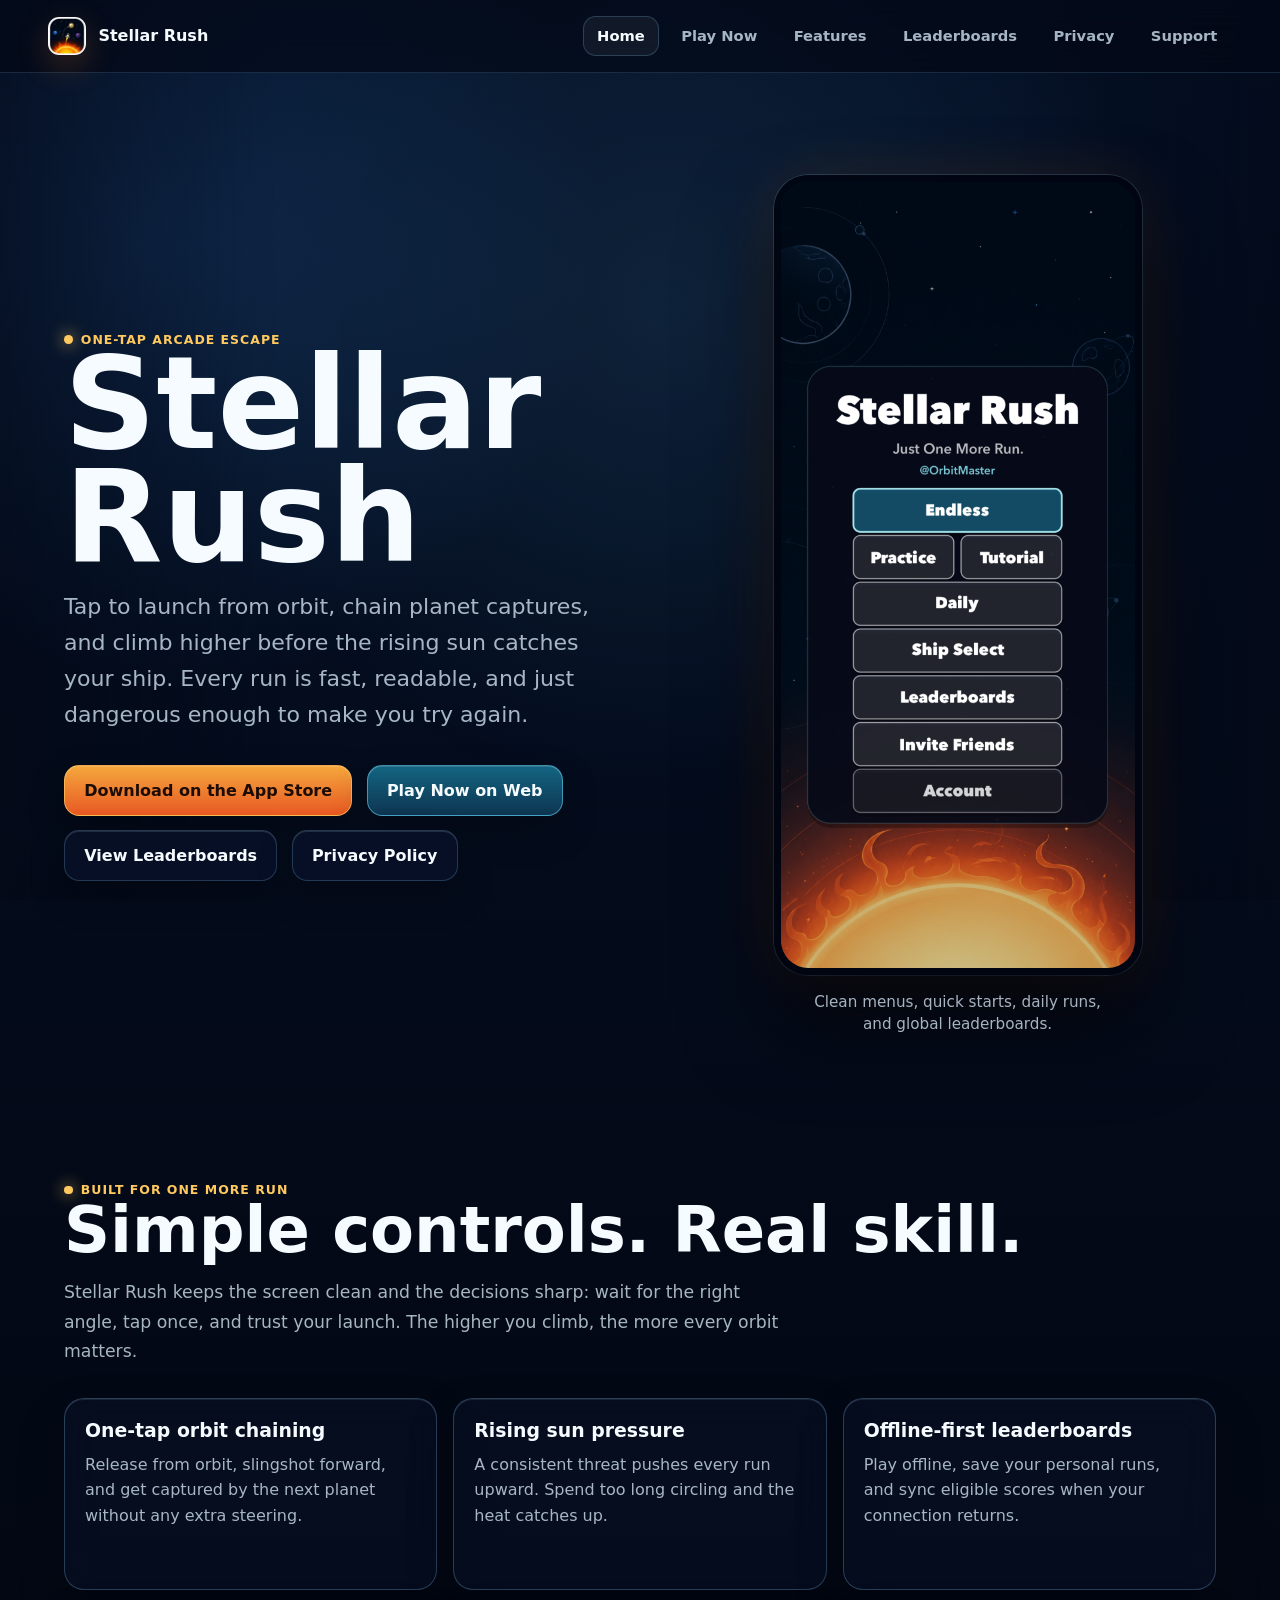
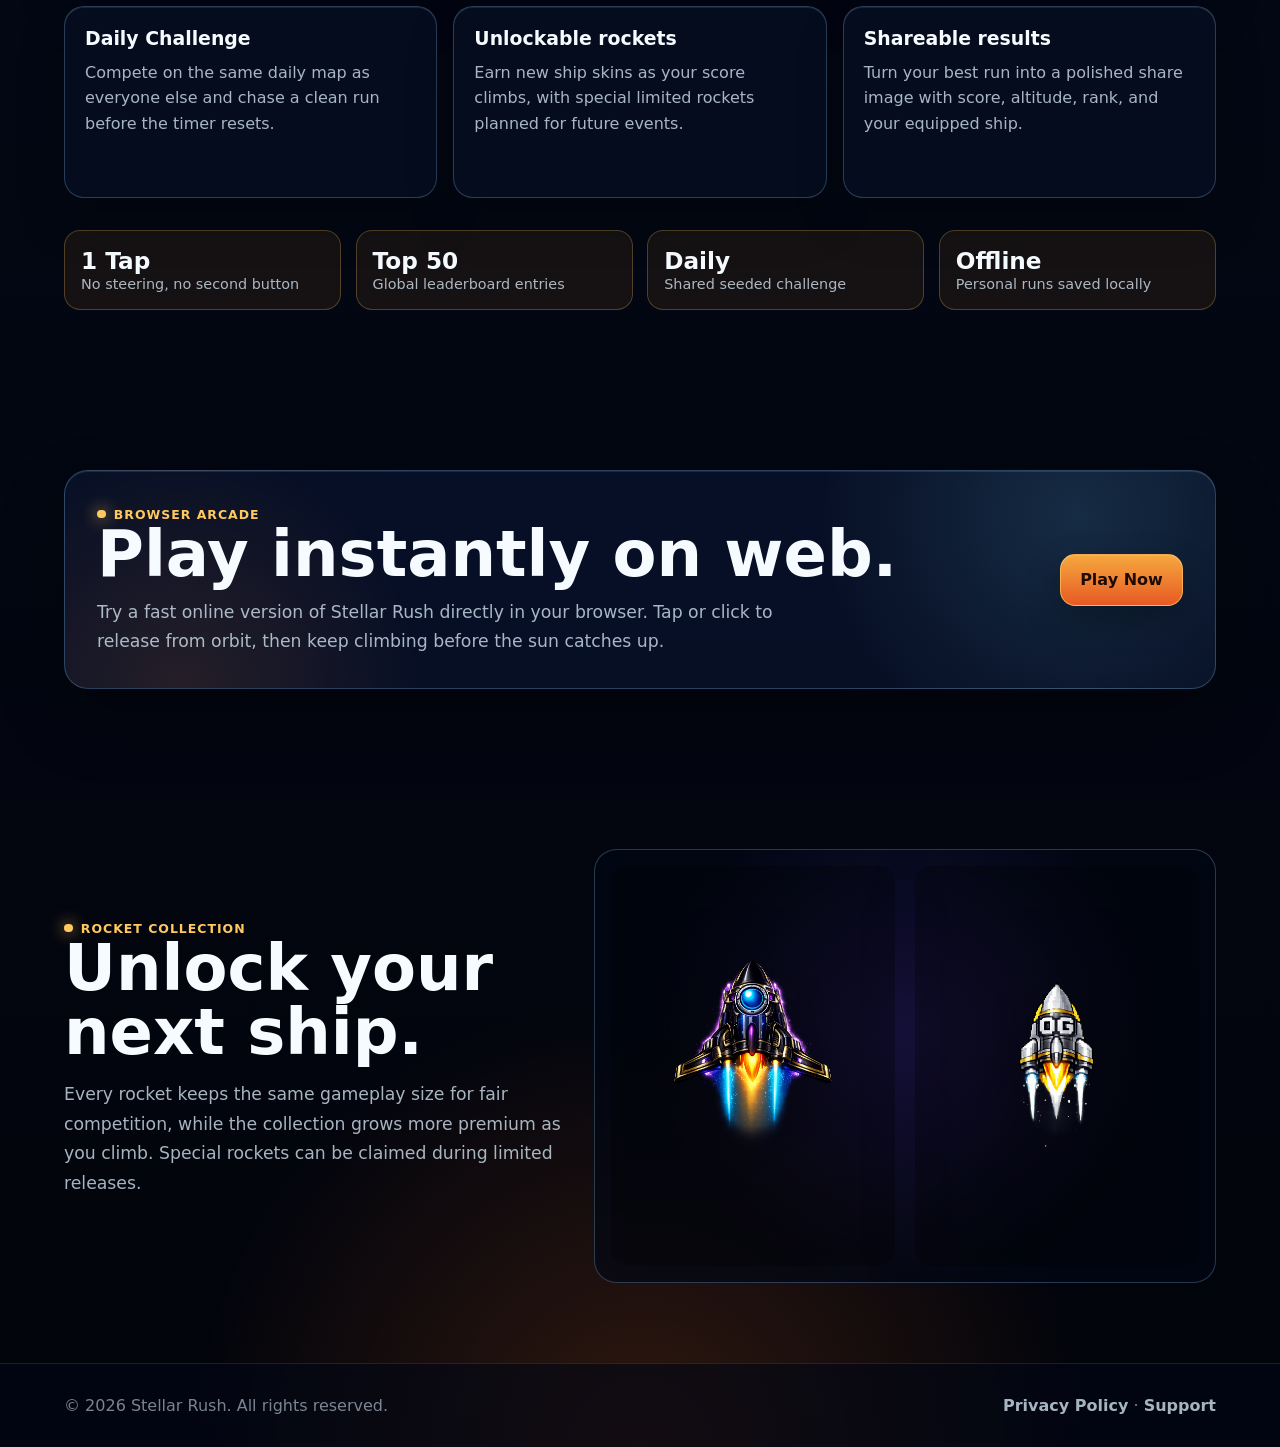
<file: index.html>
<!doctype html>
<html lang="en">
  <head>
    <meta charset="utf-8">
    <meta name="viewport" content="width=device-width, initial-scale=1">
    <meta name="description" content="Stellar Rush is a fast one-tap space arcade game. Chain orbits, escape the rising sun, unlock rockets, and climb the leaderboards.">
    <meta property="og:title" content="Stellar Rush">
    <meta property="og:description" content="One tap. One rocket. One more run.">
    <meta property="og:image" content="/assets/app-icon.png">
    <title>Stellar Rush | One-Tap Space Arcade Game</title>
    <link rel="icon" href="/assets/app-icon.png">
    <link rel="stylesheet" href="styles.css?v=20260702a">
  </head>
  <body>
    <div class="page">
      <nav class="nav" aria-label="Primary navigation">
        <a class="brand" href="index.html" aria-label="Stellar Rush home">
          <img src="/assets/app-icon.png" alt="">
          <span>Stellar Rush</span>
        </a>
        <div class="nav-links">
          <a class="nav-link active" href="index.html">Home</a>
          <a class="nav-link" href="play.html">Play Now</a>
          <a class="nav-link" href="#features">Features</a>
          <a class="nav-link" href="leaderboards.html">Leaderboards</a>
          <a class="nav-link" href="privacy-policy.html">Privacy</a>
          <a class="nav-link" href="support.html">Support</a>
        </div>
      </nav>

      <main>
        <section class="hero">
          <div class="hero-copy">
            <span class="eyebrow">One-tap arcade escape</span>
            <h1>Stellar Rush</h1>
            <p class="lead">
              Tap to launch from orbit, chain planet captures, and climb higher before the rising sun catches your ship.
              Every run is fast, readable, and just dangerous enough to make you try again.
            </p>
            <div class="actions">
              <a class="button primary" href="https://apps.apple.com/us/app/stellar-rush/id6776950711" aria-label="Download Stellar Rush on the App Store">Download on the App Store</a>
              <a class="button play-now" href="play.html">Play Now on Web</a>
              <a class="button" href="leaderboards.html">View Leaderboards</a>
              <a class="button" href="privacy-policy.html">Privacy Policy</a>
            </div>
          </div>

          <div class="showcase" aria-label="Stellar Rush gameplay preview">
            <figure class="screenshot-card">
              <img class="game-screenshot" src="/assets/menu-screenshot.png" alt="Stellar Rush main menu screenshot">
              <figcaption>Clean menus, quick starts, daily runs, and global leaderboards.</figcaption>
            </figure>
          </div>
        </section>

        <section id="features" class="section">
          <div class="section-inner">
            <span class="eyebrow">Built for one more run</span>
            <h2>Simple controls. Real skill.</h2>
            <p class="section-lead">
              Stellar Rush keeps the screen clean and the decisions sharp: wait for the right angle, tap once, and trust your launch.
              The higher you climb, the more every orbit matters.
            </p>

            <div class="grid">
              <article class="card">
                <h3>One-tap orbit chaining</h3>
                <p>Release from orbit, slingshot forward, and get captured by the next planet without any extra steering.</p>
              </article>
              <article class="card">
                <h3>Rising sun pressure</h3>
                <p>A consistent threat pushes every run upward. Spend too long circling and the heat catches up.</p>
              </article>
              <article class="card">
                <h3>Offline-first leaderboards</h3>
                <p>Play offline, save your personal runs, and sync eligible scores when your connection returns.</p>
              </article>
              <article class="card">
                <h3>Daily Challenge</h3>
                <p>Compete on the same daily map as everyone else and chase a clean run before the timer resets.</p>
              </article>
              <article class="card">
                <h3>Unlockable rockets</h3>
                <p>Earn new ship skins as your score climbs, with special limited rockets planned for future events.</p>
              </article>
              <article class="card">
                <h3>Shareable results</h3>
                <p>Turn your best run into a polished share image with score, altitude, rank, and your equipped ship.</p>
              </article>
            </div>

            <div class="stat-strip">
              <div class="stat">
                <strong>1 Tap</strong>
                <span>No steering, no second button</span>
              </div>
              <div class="stat">
                <strong>Top 50</strong>
                <span>Global leaderboard entries</span>
              </div>
              <div class="stat">
                <strong>Daily</strong>
                <span>Shared seeded challenge</span>
              </div>
              <div class="stat">
                <strong>Offline</strong>
                <span>Personal runs saved locally</span>
              </div>
            </div>
          </div>
        </section>

        <section class="section">
          <div class="section-inner web-play-card">
            <div>
              <span class="eyebrow">Browser arcade</span>
              <h2>Play instantly on web.</h2>
              <p class="section-lead">
                Try a fast online version of Stellar Rush directly in your browser. Tap or click to release from orbit,
                then keep climbing before the sun catches up.
              </p>
            </div>
            <a class="button primary" href="play.html">Play Now</a>
          </div>
        </section>

        <section class="section">
          <div class="section-inner split">
            <div>
              <span class="eyebrow">Rocket collection</span>
              <h2>Unlock your next ship.</h2>
              <p class="section-lead">
                Every rocket keeps the same gameplay size for fair competition, while the collection grows more premium as you climb.
                Special rockets can be claimed during limited releases.
              </p>
            </div>
            <div class="ship-row" aria-label="Rocket skins">
              <img src="/assets/ship-premium.png" alt="Premium rocket skin">
              <img src="/assets/ship-og.png" alt="OG special rocket skin">
            </div>
          </div>
        </section>
      </main>

      <footer class="footer">
        <span>© 2026 Stellar Rush. All rights reserved.</span>
        <span>
          <a href="privacy-policy.html">Privacy Policy</a>
          ·
          <a href="support.html">Support</a>
        </span>
      </footer>
    </div>
  </body>
</html>
</file>
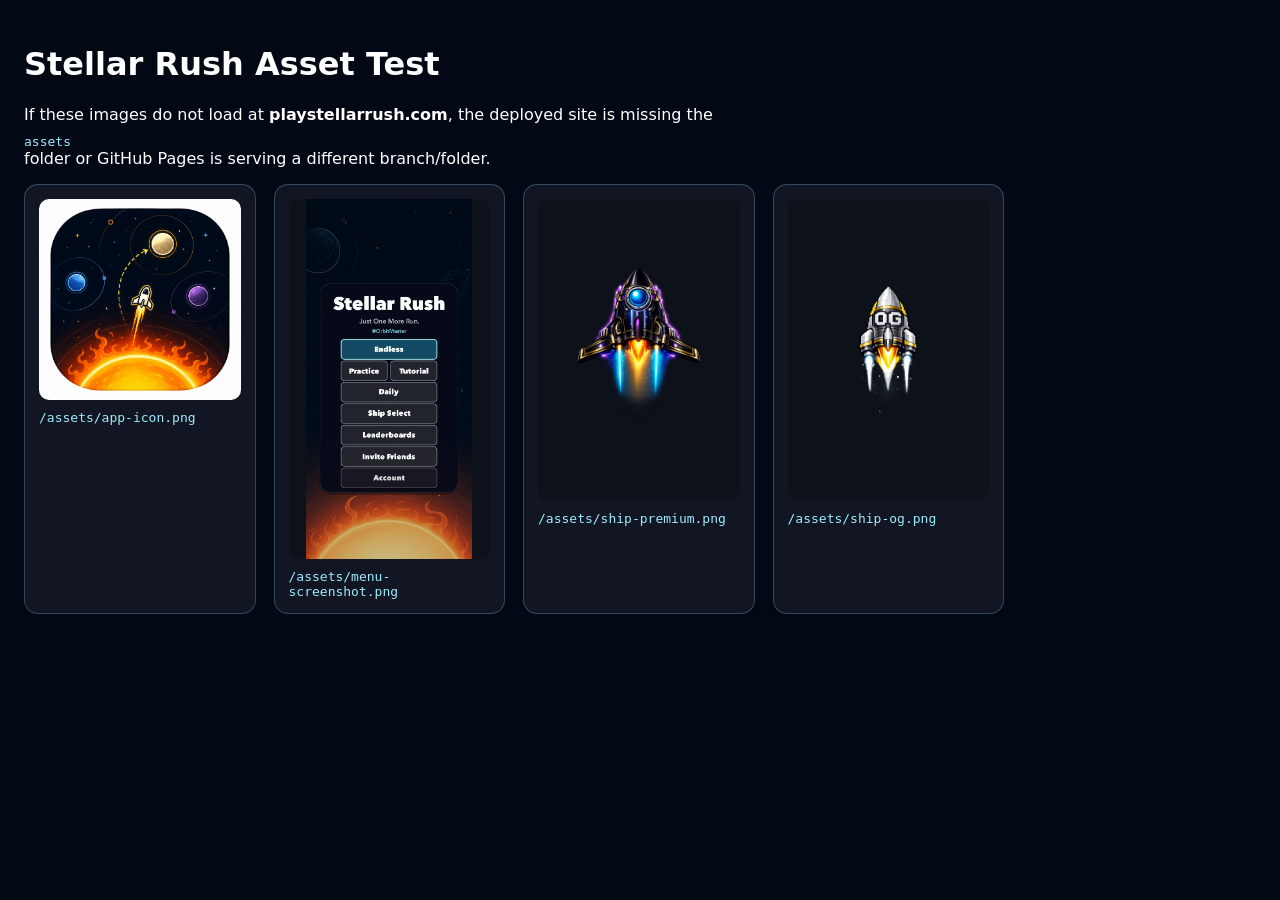
<file: asset-test.html>
<!doctype html>
<html lang="en">
  <head>
    <meta charset="utf-8">
    <meta name="viewport" content="width=device-width, initial-scale=1">
    <title>Stellar Rush Asset Test</title>
    <style>
      body {
        margin: 0;
        padding: 24px;
        color: white;
        background: #030815;
        font-family: system-ui, -apple-system, BlinkMacSystemFont, "Segoe UI", sans-serif;
      }

      .grid {
        display: grid;
        grid-template-columns: repeat(auto-fit, minmax(180px, 1fr));
        gap: 18px;
        max-width: 980px;
      }

      .card {
        padding: 14px;
        border: 1px solid rgba(138, 205, 255, 0.28);
        border-radius: 14px;
        background: rgba(255, 255, 255, 0.06);
      }

      img {
        display: block;
        width: 100%;
        max-height: 360px;
        object-fit: contain;
        background: rgba(0, 0, 0, 0.25);
        border-radius: 10px;
      }

      code {
        display: block;
        margin-top: 10px;
        color: #9feaff;
        overflow-wrap: anywhere;
      }
    </style>
  </head>
  <body>
    <h1>Stellar Rush Asset Test</h1>
    <p>If these images do not load at <strong>playstellarrush.com</strong>, the deployed site is missing the <code>assets</code> folder or GitHub Pages is serving a different branch/folder.</p>
    <div class="grid">
      <div class="card">
        <img src="/assets/app-icon.png" alt="App icon">
        <code>/assets/app-icon.png</code>
      </div>
      <div class="card">
        <img src="/assets/menu-screenshot.png" alt="Menu screenshot">
        <code>/assets/menu-screenshot.png</code>
      </div>
      <div class="card">
        <img src="/assets/ship-premium.png" alt="Premium ship">
        <code>/assets/ship-premium.png</code>
      </div>
      <div class="card">
        <img src="/assets/ship-og.png" alt="OG ship">
        <code>/assets/ship-og.png</code>
      </div>
    </div>
  </body>
</html>
</file>
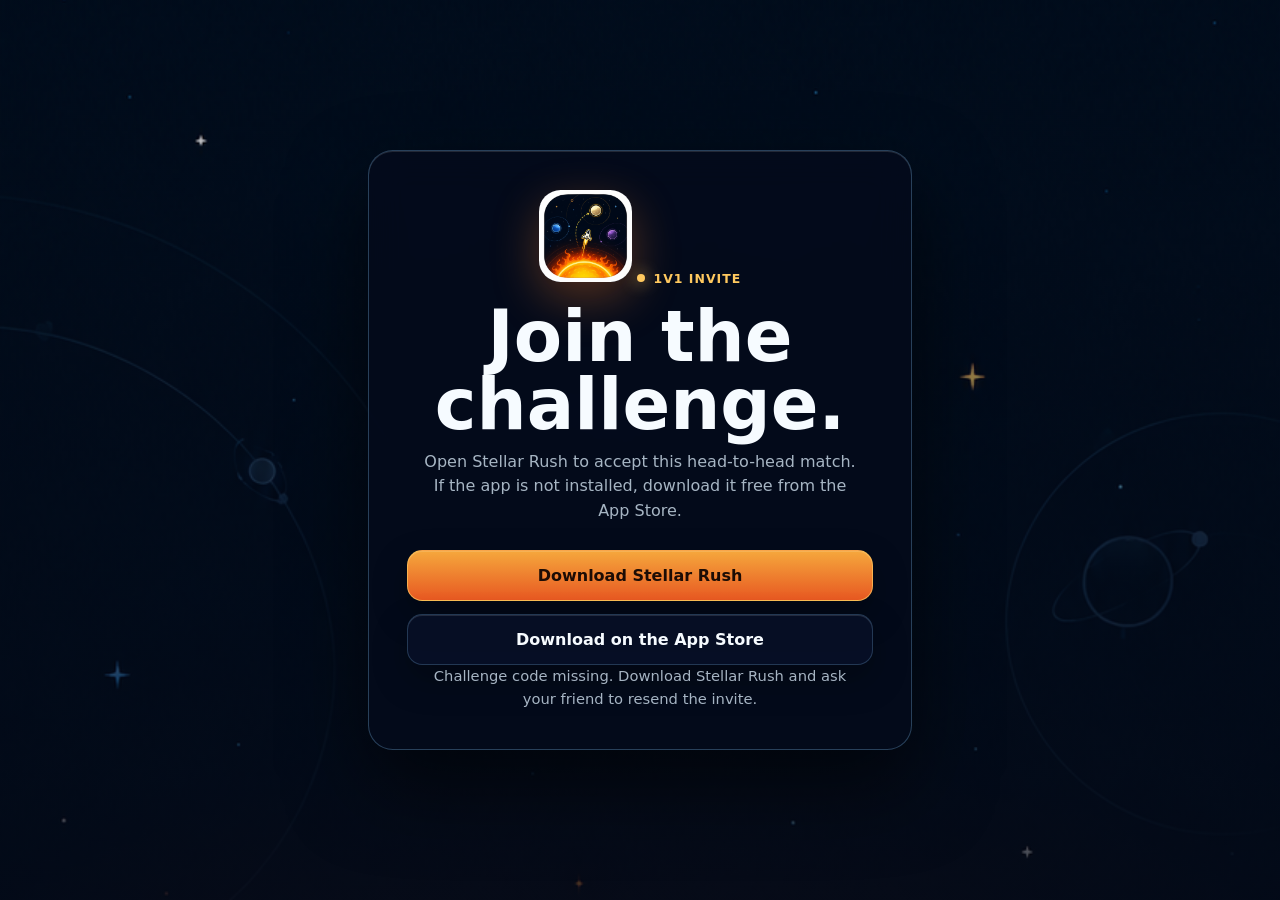
<file: challenge.html>
<!doctype html>
<html lang="en">
  <head>
    <meta charset="utf-8">
    <meta name="viewport" content="width=device-width, initial-scale=1">
    <meta name="description" content="Join a Stellar Rush 1v1 challenge.">
    <meta property="og:title" content="Stellar Rush 1v1 Challenge">
    <meta property="og:description" content="You were invited to a live 1v1 Stellar Rush match.">
    <meta property="og:image" content="/assets/app-icon.png">
    <title>Stellar Rush | 1v1 Challenge</title>
    <link rel="icon" href="/assets/app-icon.png">
    <link rel="stylesheet" href="styles.css?v=20260702a">
    <style>
      .challenge-page {
        min-height: 100vh;
        display: grid;
        place-items: center;
        padding: 2rem 1rem;
        background:
          linear-gradient(180deg, rgba(3, 8, 21, 0.18), rgba(3, 8, 21, 0.74)),
          url("/assets/menu-background.png") center / cover no-repeat;
      }

      .challenge-card {
        width: min(34rem, 100%);
        padding: clamp(1.5rem, 6vw, 2.4rem);
        text-align: center;
        border: 1px solid rgba(138, 205, 255, 0.28);
        border-radius: 1.55rem;
        background: rgba(5, 11, 27, 0.78);
        box-shadow:
          inset 0 1px 0 rgba(255, 255, 255, 0.12),
          0 2.2rem 5rem rgba(0, 0, 0, 0.54);
        backdrop-filter: blur(18px);
      }

      .challenge-icon {
        width: 5.8rem;
        height: 5.8rem;
        border-radius: 1.35rem;
        box-shadow: 0 1rem 3rem rgba(255, 126, 38, 0.32);
      }

      .challenge-card h1 {
        max-width: none;
        margin: 1.1rem 0 0.65rem;
        font-size: clamp(2.45rem, 10vw, 4.4rem);
        line-height: 0.96;
      }

      .challenge-card p {
        margin: 0 auto;
        max-width: 27rem;
        color: var(--muted);
        line-height: 1.55;
      }

      .challenge-actions {
        display: grid;
        gap: 0.8rem;
        margin-top: 1.6rem;
      }

      .challenge-code {
        margin-top: 1rem;
        color: var(--soft);
        font-size: 0.92rem;
      }

      .challenge-code strong {
        color: var(--gold);
      }
    </style>
  </head>
  <body>
    <main class="challenge-page">
      <section class="challenge-card" aria-labelledby="challenge-title">
        <img class="challenge-icon" src="/assets/app-icon.png" alt="">
        <span class="eyebrow">1v1 invite</span>
        <h1 id="challenge-title">Join the challenge.</h1>
        <p>
          Open Stellar Rush to accept this head-to-head match. If the app is not installed, download it free from the App Store.
        </p>
        <div class="challenge-actions">
          <a class="button primary" id="open-app" href="https://apps.apple.com/us/app/stellar-rush/id6776950711">Open Challenge</a>
          <a class="button" href="https://apps.apple.com/us/app/stellar-rush/id6776950711">Download on the App Store</a>
        </div>
        <p class="challenge-code" id="challenge-code"></p>
      </section>
    </main>

    <script>
      const appStoreURL = "https://apps.apple.com/us/app/stellar-rush/id6776950711";
      const params = new URLSearchParams(window.location.search);
      const codeFromQuery = params.get("code") || "";
      const pathParts = window.location.pathname.split("/").filter(Boolean);
      const codeFromPath = pathParts[0] === "challenge" ? pathParts[1] || "" : "";
      const code = (codeFromQuery || codeFromPath).replace(/[^A-Za-z0-9-]/g, "").slice(0, 36);
      const openButton = document.getElementById("open-app");
      const codeLabel = document.getElementById("challenge-code");
      const deepLink = code ? `stellarrush://pvp/${encodeURIComponent(code)}` : "";
      let appOpened = false;

      if (code) {
        openButton.href = deepLink;
        codeLabel.innerHTML = `Challenge code: <strong>${code}</strong>`;
      } else {
        openButton.textContent = "Download Stellar Rush";
        openButton.href = appStoreURL;
        codeLabel.textContent = "Challenge code missing. Download Stellar Rush and ask your friend to resend the invite.";
      }

      window.addEventListener("pagehide", () => {
        appOpened = true;
      });

      document.addEventListener("visibilitychange", () => {
        if (document.hidden) {
          appOpened = true;
        }
      });

      function openChallenge(event) {
        if (!deepLink) {
          return;
        }
        event.preventDefault();
        appOpened = false;
        window.location.href = deepLink;
        window.setTimeout(() => {
          if (!appOpened && !document.hidden) {
            window.location.href = appStoreURL;
          }
        }, 1400);
      }

      openButton.addEventListener("click", openChallenge);

      if (deepLink) {
        window.setTimeout(() => {
          openButton.click();
        }, 450);
      }
    </script>
  </body>
</html>
</file>
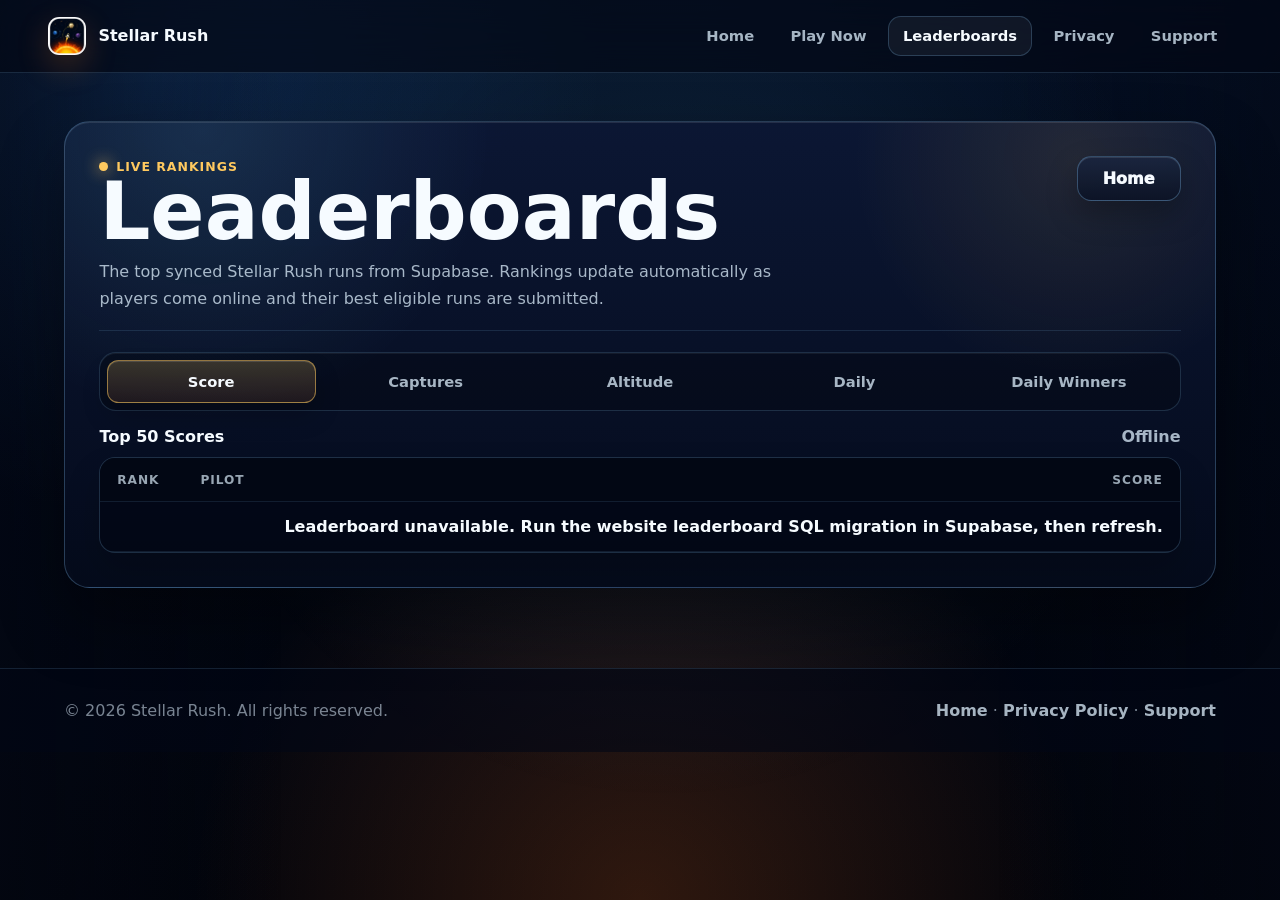
<file: leaderboards.html>
<!doctype html>
<html lang="en">
  <head>
    <meta charset="utf-8">
    <meta name="viewport" content="width=device-width, initial-scale=1">
    <meta name="description" content="Live Stellar Rush leaderboards powered by Supabase.">
    <meta property="og:title" content="Stellar Rush Leaderboards">
    <meta property="og:description" content="See the top Stellar Rush pilots for score, captures, altitude, and today's daily challenge.">
    <meta property="og:image" content="/assets/app-icon.png">
    <title>Leaderboards | Stellar Rush</title>
    <link rel="icon" href="/assets/app-icon.png">
    <link rel="stylesheet" href="styles.css?v=20260702e">
    <script src="leaderboards.js?v=20260623a" defer></script>
  </head>
  <body>
    <div class="page">
      <nav class="nav" aria-label="Primary navigation">
        <a class="brand" href="index.html" aria-label="Stellar Rush home">
          <img src="/assets/app-icon.png" alt="">
          <span>Stellar Rush</span>
        </a>
        <div class="nav-links">
          <a class="nav-link" href="index.html">Home</a>
          <a class="nav-link" href="play.html">Play Now</a>
          <a class="nav-link active" href="leaderboards.html">Leaderboards</a>
          <a class="nav-link" href="privacy-policy.html">Privacy</a>
          <a class="nav-link" href="support.html">Support</a>
        </div>
      </nav>

      <main class="leaderboard-page">
        <section class="leaderboard-shell">
          <div class="leaderboard-hero">
            <div>
              <span class="eyebrow">Live rankings</span>
              <h1>Leaderboards</h1>
              <p>
                The top synced Stellar Rush runs from Supabase. Rankings update automatically as players come online
                and their best eligible runs are submitted.
              </p>
            </div>
            <a class="leaderboard-home-button" href="index.html">Home</a>
          </div>

          <div class="leaderboard-tabs" role="tablist" aria-label="Leaderboard categories">
            <button class="leaderboard-tab active" type="button" data-board="score">Score</button>
            <button class="leaderboard-tab" type="button" data-board="captures">Captures</button>
            <button class="leaderboard-tab" type="button" data-board="altitude">Altitude</button>
            <button class="leaderboard-tab" type="button" data-board="daily">Daily</button>
            <button class="leaderboard-tab" type="button" data-board="winners">Daily Winners</button>
          </div>

          <div class="leaderboard-meta">
            <span id="leaderboardTitle">Top 50 Score Runs</span>
            <span id="leaderboardStatus">Loading...</span>
          </div>

          <div class="leaderboard-table-wrap" aria-live="polite">
            <table class="leaderboard-table">
              <thead>
                <tr id="leaderboardHead">
                  <th>Rank</th>
                  <th>Pilot</th>
                  <th>Score</th>
                </tr>
              </thead>
              <tbody id="leaderboardRows">
                <tr>
                  <td colspan="3" class="leaderboard-empty">Loading leaderboard...</td>
                </tr>
              </tbody>
            </table>
          </div>
        </section>
      </main>

      <footer class="footer">
        <span>© 2026 Stellar Rush. All rights reserved.</span>
        <span>
          <a href="index.html">Home</a>
          ·
          <a href="privacy-policy.html">Privacy Policy</a>
          ·
          <a href="support.html">Support</a>
        </span>
      </footer>
    </div>
  </body>
</html>
</file>
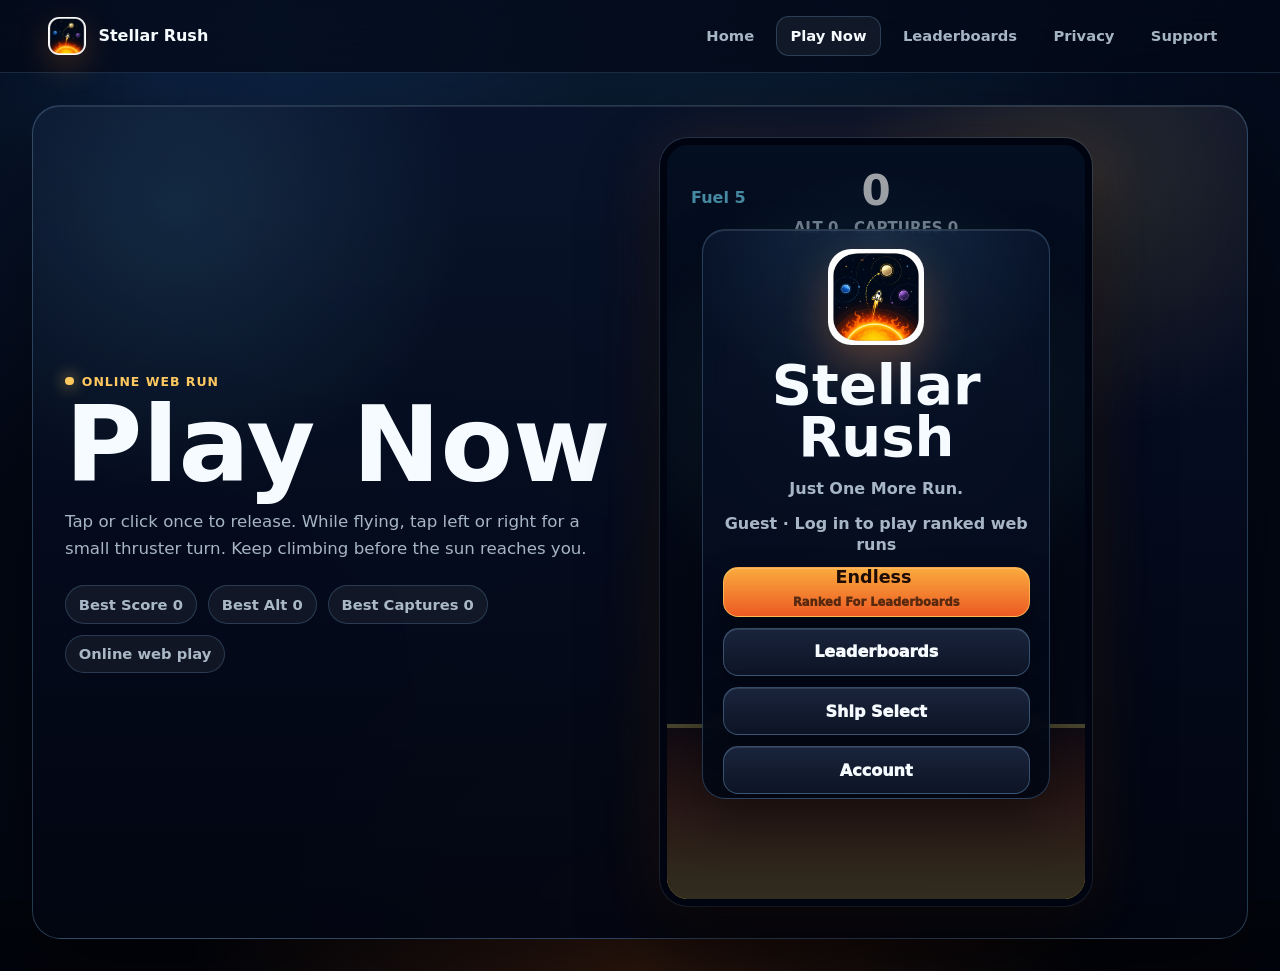
<file: play.html>
<!doctype html>
<html lang="en">
  <head>
    <meta charset="utf-8">
    <meta name="viewport" content="width=device-width, initial-scale=1, viewport-fit=cover">
    <meta name="description" content="Play Stellar Rush instantly on web. Tap to launch, chain orbits, and escape the rising sun.">
    <meta property="og:title" content="Play Stellar Rush">
    <meta property="og:description" content="Just one more run, right in your browser.">
    <meta property="og:image" content="assets/app-icon.png">
    <title>Play Now | Stellar Rush</title>
    <link rel="icon" href="assets/app-icon.png">
    <link rel="stylesheet" href="styles.css?v=20260703b">
    <script src="web-game.js?v=20260703b" defer></script>
  </head>
  <body class="play-body">
    <div class="page play-page">
      <nav class="nav play-nav" aria-label="Primary navigation">
        <a class="brand" href="index.html" aria-label="Stellar Rush home">
          <img src="assets/app-icon.png" alt="">
          <span>Stellar Rush</span>
        </a>
        <div class="nav-links">
          <a class="nav-link" href="index.html">Home</a>
          <a class="nav-link active" href="play.html">Play Now</a>
          <a class="nav-link" href="leaderboards.html">Leaderboards</a>
          <a class="nav-link" href="privacy-policy.html">Privacy</a>
          <a class="nav-link" href="support.html">Support</a>
        </div>
      </nav>

      <main class="web-game-shell">
        <section class="web-game-panel" aria-label="Playable Stellar Rush web game">
          <div class="web-game-copy">
            <span class="eyebrow">Online web run</span>
            <h1>Play Now</h1>
            <p>
              Tap or click once to release. While flying, tap left or right for a small thruster turn.
              Keep climbing before the sun reaches you.
            </p>
            <div class="web-game-stats" aria-live="polite">
              <span id="webBestScore">Best Score 0</span>
              <span id="webBestAltitude">Best Alt 0</span>
              <span id="webBestCaptures">Best Captures 0</span>
              <span id="webConnection">Checking connection...</span>
            </div>
          </div>

          <div class="web-game-frame">
            <canvas id="stellarRushCanvas" width="430" height="760" aria-label="Stellar Rush playable canvas"></canvas>
            <div id="webGameOverlay" class="web-game-overlay">
              <div class="web-overlay-card">
                <img src="assets/app-icon.png" alt="">
                <strong id="webOverlayTitle">Stellar Rush</strong>
                <span id="webOverlaySubtitle">Just One More Run.</span>

                <form id="webAuthForm" class="web-panel-section web-auth-form" autocomplete="on">
                  <label>
                    Username
                    <input id="webUsername" name="username" type="text" inputmode="text" autocomplete="username" maxlength="18" required>
                  </label>
                  <label>
                    Password
                    <input id="webPassword" name="password" type="password" autocomplete="current-password" minlength="6" required>
                  </label>
                  <label id="webConfirmWrap" class="hidden">
                    Confirm Password
                    <input id="webConfirmPassword" name="confirm-password" type="password" autocomplete="new-password" minlength="6">
                  </label>
                  <button id="webAuthPrimary" type="submit">Log In</button>
                  <button id="webAuthToggle" class="secondary" type="button">Create Account</button>
                  <p id="webAuthMessage" class="web-form-message" aria-live="polite"></p>
                </form>

                <div id="webMenuActions" class="web-panel-section hidden">
                  <p id="webAccountStatus" class="web-account-status"></p>
                  <button id="webGameStart" class="web-primary-action" type="button">
                    <span>Endless</span>
                    <small>Ranked For Leaderboards</small>
                  </button>
                  <a class="web-menu-link" href="leaderboards.html">Leaderboards</a>
                  <button id="webShipSelectButton" class="secondary" type="button">Ship Select</button>
                  <button id="webAccountButton" class="secondary" type="button">Account</button>
                </div>

                <div id="webShipSelectPanel" class="web-panel-section web-ship-select-panel hidden">
                  <p id="webShipSelectStatus" class="web-account-status"></p>
                  <div id="webShipGrid" class="web-ship-grid" aria-label="Ship skins"></div>
                  <button id="webShipSelectBack" type="button">Home</button>
                </div>

                <div id="webAccountPanel" class="web-panel-section hidden">
                  <p id="webAccountDetails" class="web-account-status"></p>
                  <button id="webAccountBack" type="button">Home</button>
                  <button id="webLogoutButton" class="secondary" type="button">Log Out</button>
                </div>

                <div id="webGameOverActions" class="web-panel-section hidden">
                  <div class="web-run-stats" aria-live="polite">
                    <span id="webRunScore">Score 0</span>
                    <span id="webRunAltitude">Altitude 0</span>
                    <span id="webRunCaptures">Captures 0</span>
                    <span id="webRunSync">Saving...</span>
                  </div>
                  <button id="webGameRetry" type="button">Try Again</button>
                  <button id="webGameHome" class="secondary" type="button">Home</button>
                </div>
              </div>
            </div>
          </div>
        </section>
      </main>
    </div>
  </body>
</html>
</file>
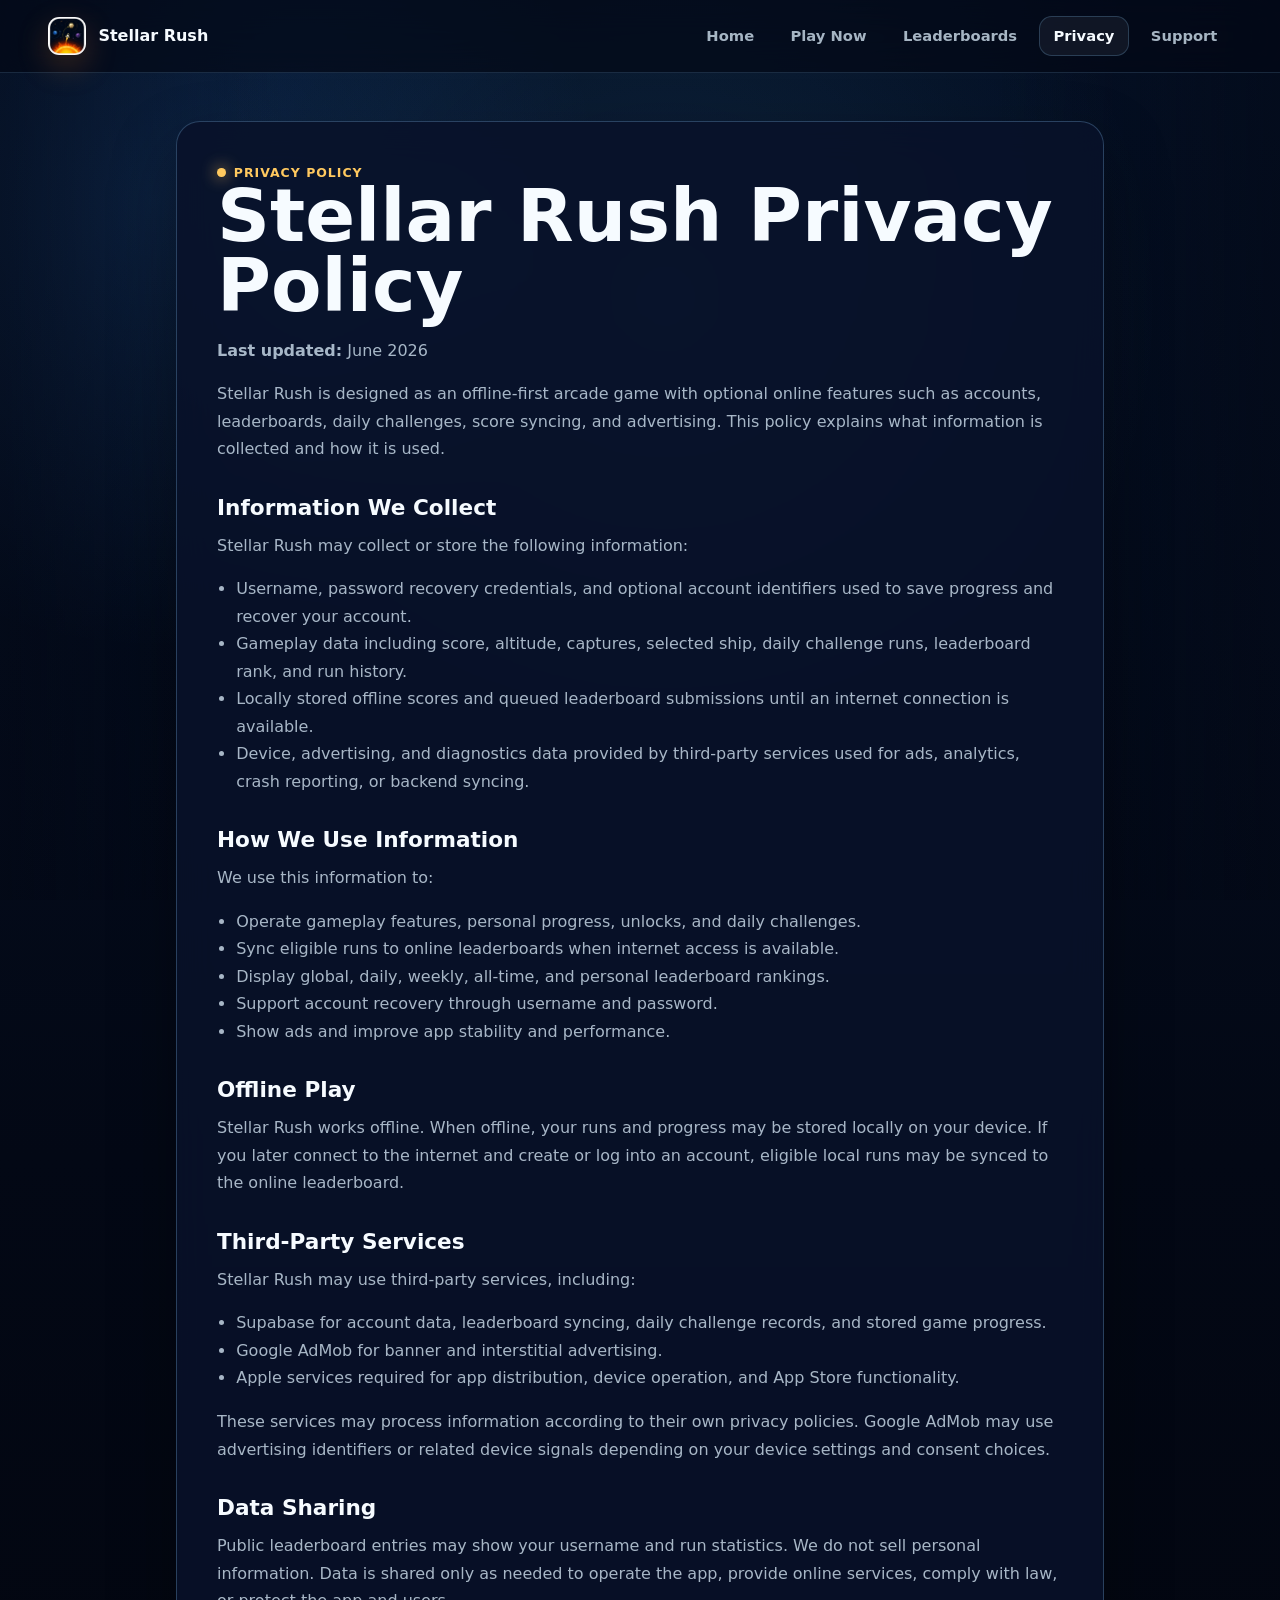
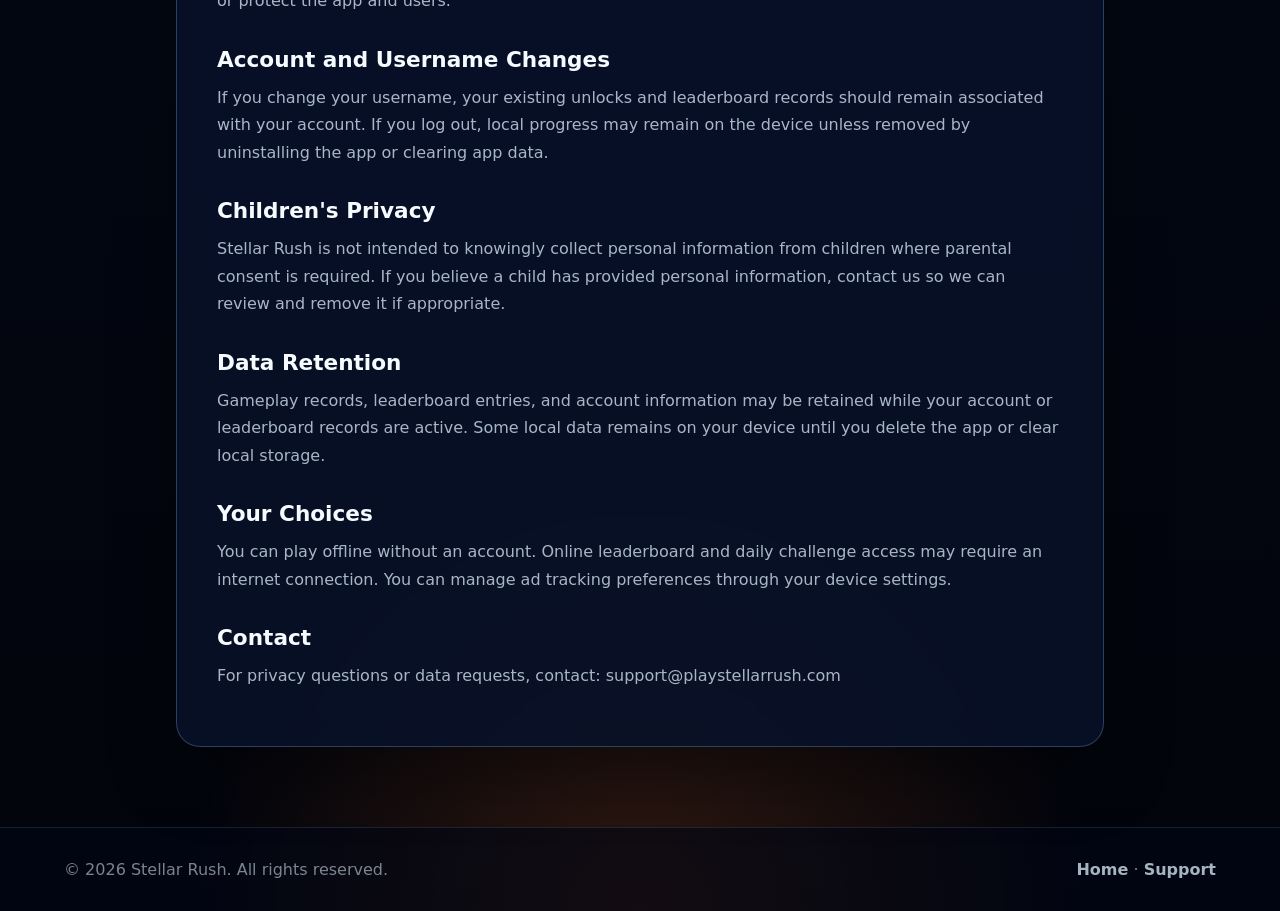
<file: privacy-policy.html>
<!doctype html>
<html lang="en">
  <head>
    <meta charset="utf-8">
    <meta name="viewport" content="width=device-width, initial-scale=1">
    <meta name="description" content="Privacy Policy for Stellar Rush.">
    <title>Privacy Policy | Stellar Rush</title>
    <link rel="icon" href="/assets/app-icon.png">
    <link rel="stylesheet" href="styles.css?v=20260702a">
  </head>
  <body>
    <div class="page">
      <nav class="nav" aria-label="Primary navigation">
        <a class="brand" href="index.html" aria-label="Stellar Rush home">
          <img src="/assets/app-icon.png" alt="">
          <span>Stellar Rush</span>
        </a>
        <div class="nav-links">
          <a class="nav-link" href="index.html">Home</a>
          <a class="nav-link" href="play.html">Play Now</a>
          <a class="nav-link" href="leaderboards.html">Leaderboards</a>
          <a class="nav-link active" href="privacy-policy.html">Privacy</a>
          <a class="nav-link" href="support.html">Support</a>
        </div>
      </nav>

      <main class="legal-page">
        <article class="legal-card">
          <span class="eyebrow">Privacy Policy</span>
          <h1>Stellar Rush Privacy Policy</h1>
          <p><strong>Last updated:</strong> June 2026</p>
          <p>
            Stellar Rush is designed as an offline-first arcade game with optional online features such as accounts,
            leaderboards, daily challenges, score syncing, and advertising. This policy explains what information is
            collected and how it is used.
          </p>

          <h2>Information We Collect</h2>
          <p>Stellar Rush may collect or store the following information:</p>
          <ul>
            <li>Username, password recovery credentials, and optional account identifiers used to save progress and recover your account.</li>
            <li>Gameplay data including score, altitude, captures, selected ship, daily challenge runs, leaderboard rank, and run history.</li>
            <li>Locally stored offline scores and queued leaderboard submissions until an internet connection is available.</li>
            <li>Device, advertising, and diagnostics data provided by third-party services used for ads, analytics, crash reporting, or backend syncing.</li>
          </ul>

          <h2>How We Use Information</h2>
          <p>We use this information to:</p>
          <ul>
            <li>Operate gameplay features, personal progress, unlocks, and daily challenges.</li>
            <li>Sync eligible runs to online leaderboards when internet access is available.</li>
            <li>Display global, daily, weekly, all-time, and personal leaderboard rankings.</li>
            <li>Support account recovery through username and password.</li>
            <li>Show ads and improve app stability and performance.</li>
          </ul>

          <h2>Offline Play</h2>
          <p>
            Stellar Rush works offline. When offline, your runs and progress may be stored locally on your device. If you later
            connect to the internet and create or log into an account, eligible local runs may be synced to the online leaderboard.
          </p>

          <h2>Third-Party Services</h2>
          <p>Stellar Rush may use third-party services, including:</p>
          <ul>
            <li>Supabase for account data, leaderboard syncing, daily challenge records, and stored game progress.</li>
            <li>Google AdMob for banner and interstitial advertising.</li>
            <li>Apple services required for app distribution, device operation, and App Store functionality.</li>
          </ul>
          <p>
            These services may process information according to their own privacy policies. Google AdMob may use advertising
            identifiers or related device signals depending on your device settings and consent choices.
          </p>

          <h2>Data Sharing</h2>
          <p>
            Public leaderboard entries may show your username and run statistics. We do not sell personal information.
            Data is shared only as needed to operate the app, provide online services, comply with law, or protect the app and users.
          </p>

          <h2>Account and Username Changes</h2>
          <p>
            If you change your username, your existing unlocks and leaderboard records should remain associated with your account.
            If you log out, local progress may remain on the device unless removed by uninstalling the app or clearing app data.
          </p>

          <h2>Children's Privacy</h2>
          <p>
            Stellar Rush is not intended to knowingly collect personal information from children where parental consent is required.
            If you believe a child has provided personal information, contact us so we can review and remove it if appropriate.
          </p>

          <h2>Data Retention</h2>
          <p>
            Gameplay records, leaderboard entries, and account information may be retained while your account or leaderboard records
            are active. Some local data remains on your device until you delete the app or clear local storage.
          </p>

          <h2>Your Choices</h2>
          <p>
            You can play offline without an account. Online leaderboard and daily challenge access may require an internet connection.
            You can manage ad tracking preferences through your device settings.
          </p>

          <h2>Contact</h2>
          <p>
            For privacy questions or data requests, contact:
            <a href="mailto:support@playstellarrush.com">support@playstellarrush.com</a>
          </p>
        </article>
      </main>

      <footer class="footer">
        <span>© 2026 Stellar Rush. All rights reserved.</span>
        <span>
          <a href="index.html">Home</a>
          ·
          <a href="support.html">Support</a>
        </span>
      </footer>
    </div>
  </body>
</html>
</file>
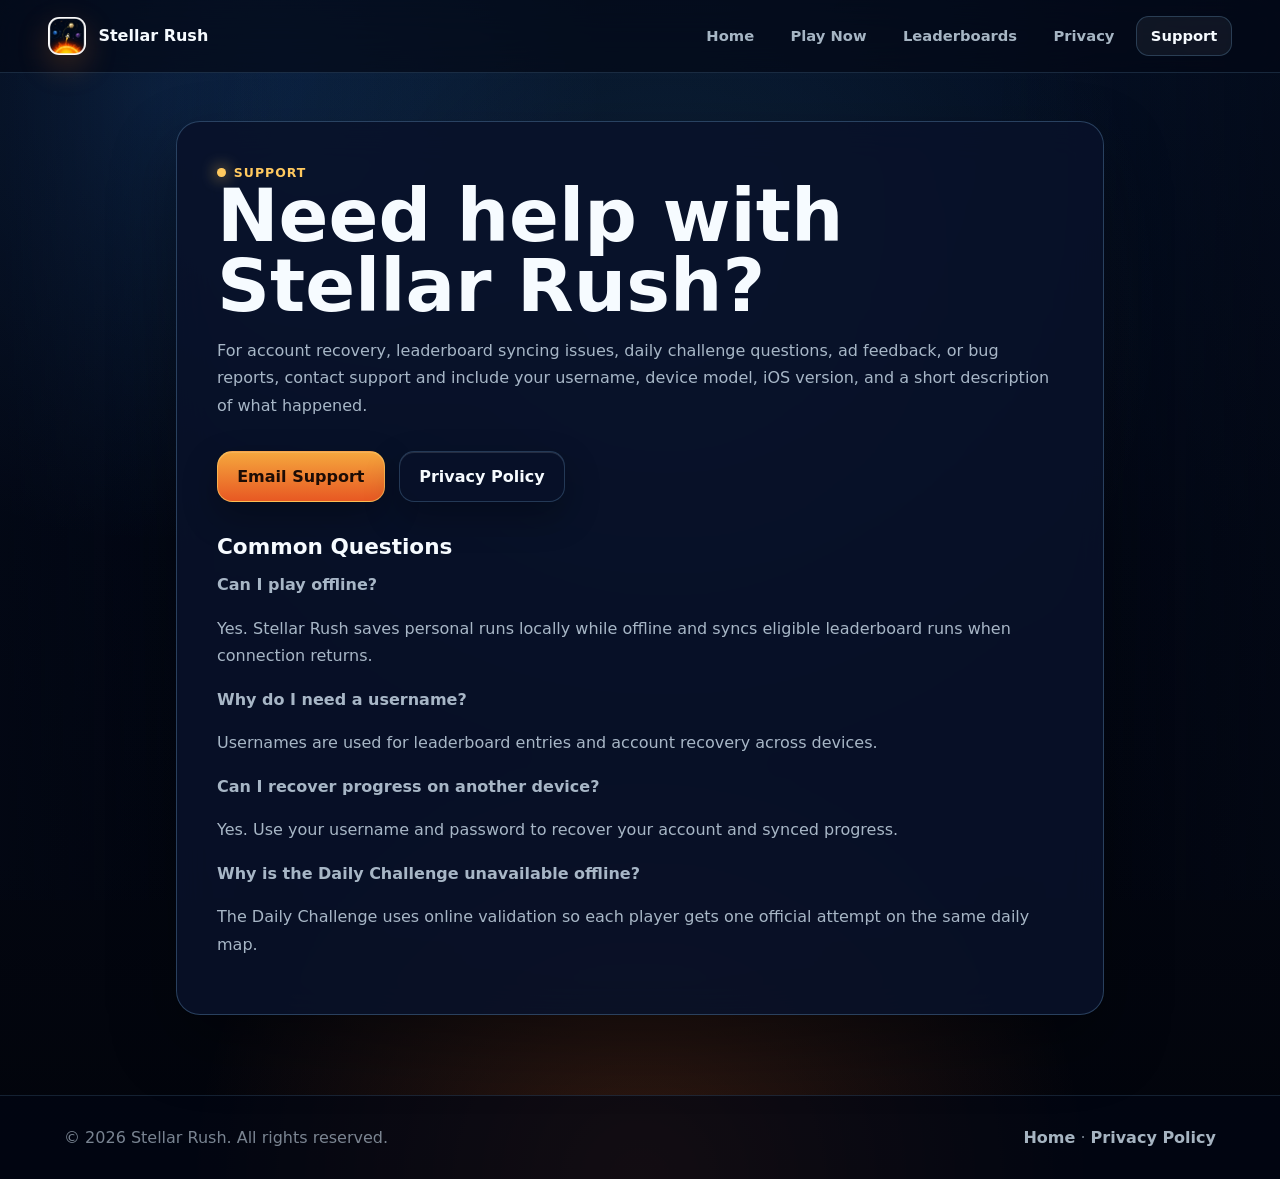
<file: support.html>
<!doctype html>
<html lang="en">
  <head>
    <meta charset="utf-8">
    <meta name="viewport" content="width=device-width, initial-scale=1">
    <meta name="description" content="Support for Stellar Rush.">
    <title>Support | Stellar Rush</title>
    <link rel="icon" href="/assets/app-icon.png">
    <link rel="stylesheet" href="styles.css?v=20260702a">
  </head>
  <body>
    <div class="page">
      <nav class="nav" aria-label="Primary navigation">
        <a class="brand" href="index.html" aria-label="Stellar Rush home">
          <img src="/assets/app-icon.png" alt="">
          <span>Stellar Rush</span>
        </a>
        <div class="nav-links">
          <a class="nav-link" href="index.html">Home</a>
          <a class="nav-link" href="play.html">Play Now</a>
          <a class="nav-link" href="leaderboards.html">Leaderboards</a>
          <a class="nav-link" href="privacy-policy.html">Privacy</a>
          <a class="nav-link active" href="support.html">Support</a>
        </div>
      </nav>

      <main class="legal-page">
        <article class="legal-card">
          <span class="eyebrow">Support</span>
          <h1>Need help with Stellar Rush?</h1>
          <p>
            For account recovery, leaderboard syncing issues, daily challenge questions, ad feedback, or bug reports,
            contact support and include your username, device model, iOS version, and a short description of what happened.
          </p>

          <div class="actions">
            <a class="button primary" href="mailto:support@playstellarrush.com">Email Support</a>
            <a class="button" href="privacy-policy.html">Privacy Policy</a>
          </div>

          <h2>Common Questions</h2>
          <p><strong>Can I play offline?</strong></p>
          <p>Yes. Stellar Rush saves personal runs locally while offline and syncs eligible leaderboard runs when connection returns.</p>

          <p><strong>Why do I need a username?</strong></p>
          <p>Usernames are used for leaderboard entries and account recovery across devices.</p>

          <p><strong>Can I recover progress on another device?</strong></p>
          <p>Yes. Use your username and password to recover your account and synced progress.</p>

          <p><strong>Why is the Daily Challenge unavailable offline?</strong></p>
          <p>The Daily Challenge uses online validation so each player gets one official attempt on the same daily map.</p>
        </article>
      </main>

      <footer class="footer">
        <span>© 2026 Stellar Rush. All rights reserved.</span>
        <span>
          <a href="index.html">Home</a>
          ·
          <a href="privacy-policy.html">Privacy Policy</a>
        </span>
      </footer>
    </div>
  </body>
</html>
</file>
<file: styles.css>
:root {
  color-scheme: dark;
  --bg: #030815;
  --panel: rgba(7, 16, 35, 0.72);
  --panel-strong: rgba(8, 18, 42, 0.88);
  --line: rgba(138, 205, 255, 0.26);
  --line-strong: rgba(255, 191, 88, 0.46);
  --text: #f6fbff;
  --muted: rgba(224, 241, 255, 0.74);
  --soft: rgba(224, 241, 255, 0.54);
  --cyan: #72ddff;
  --gold: #ffc95f;
  --orange: #ff8e3d;
  --shadow: rgba(0, 0, 0, 0.42);
  font-family: Inter, ui-sans-serif, system-ui, -apple-system, BlinkMacSystemFont, "Segoe UI", sans-serif;
}

* {
  box-sizing: border-box;
}

html {
  scroll-behavior: smooth;
}

body {
  margin: 0;
  min-height: 100vh;
  color: var(--text);
  background:
    radial-gradient(circle at 50% 100%, rgba(255, 115, 30, 0.18), transparent 28rem),
    radial-gradient(circle at 12% 8%, rgba(60, 151, 255, 0.17), transparent 28rem),
    linear-gradient(180deg, #051126 0%, #030815 46%, #02040b 100%),
    var(--bg);
}

body::before {
  content: "";
  position: fixed;
  inset: 0;
  pointer-events: none;
  background:
    radial-gradient(circle at 52% 34%, rgba(96, 194, 255, 0.11), transparent 31rem),
    linear-gradient(90deg, rgba(3, 8, 21, 0.5), transparent 22%, transparent 78%, rgba(3, 8, 21, 0.5));
  z-index: -1;
}

a {
  color: inherit;
  text-decoration: none;
}

.page {
  min-height: 100vh;
}

.nav {
  position: sticky;
  top: 0;
  z-index: 20;
  display: flex;
  align-items: center;
  justify-content: space-between;
  gap: 1rem;
  padding: 1rem clamp(1rem, 4vw, 3rem);
  background: rgba(3, 8, 21, 0.68);
  border-bottom: 1px solid rgba(138, 205, 255, 0.16);
  backdrop-filter: blur(18px);
}

.brand {
  display: inline-flex;
  align-items: center;
  gap: 0.75rem;
  font-weight: 900;
  letter-spacing: 0;
}

.brand img {
  width: 2.4rem;
  height: 2.4rem;
  border-radius: 0.7rem;
  box-shadow: 0 0.7rem 2rem rgba(255, 137, 42, 0.22);
}

.nav-links {
  display: flex;
  align-items: center;
  gap: 0.45rem;
  flex-wrap: wrap;
  justify-content: flex-end;
}

.nav-link {
  padding: 0.65rem 0.85rem;
  color: var(--muted);
  border: 1px solid transparent;
  border-radius: 0.8rem;
  font-weight: 700;
  font-size: 0.92rem;
}

.nav-link:hover,
.nav-link.active {
  color: var(--text);
  border-color: rgba(138, 205, 255, 0.22);
  background: rgba(255, 255, 255, 0.055);
}

.hero {
  min-height: calc(100vh - 4.5rem);
  display: grid;
  grid-template-columns: minmax(0, 1.05fr) minmax(17rem, 0.95fr);
  align-items: center;
  gap: clamp(2rem, 5vw, 5rem);
  padding: clamp(3rem, 8vw, 7rem) clamp(1.15rem, 5vw, 5rem) 4rem;
}

.eyebrow {
  display: inline-flex;
  align-items: center;
  gap: 0.5rem;
  color: var(--gold);
  font-weight: 900;
  text-transform: uppercase;
  font-size: 0.78rem;
  letter-spacing: 0.08em;
}

.eyebrow::before {
  content: "";
  width: 0.55rem;
  height: 0.55rem;
  border-radius: 50%;
  background: var(--gold);
  box-shadow: 0 0 1rem var(--gold);
}

h1,
h2,
h3,
p {
  margin-top: 0;
}

h1 {
  margin-bottom: 1rem;
  max-width: 12ch;
  font-size: clamp(4rem, 10vw, 8.3rem);
  line-height: 0.88;
  letter-spacing: 0;
}

.hero-copy {
  max-width: 44rem;
}

.lead {
  max-width: 39rem;
  color: var(--muted);
  font-size: clamp(1.1rem, 2.1vw, 1.38rem);
  line-height: 1.62;
}

.actions {
  display: flex;
  gap: 0.9rem;
  flex-wrap: wrap;
  margin-top: 2rem;
}

.button {
  display: inline-flex;
  align-items: center;
  justify-content: center;
  min-height: 3.2rem;
  padding: 0.9rem 1.2rem;
  border-radius: 0.95rem;
  border: 1px solid rgba(138, 205, 255, 0.22);
  background: rgba(8, 18, 42, 0.76);
  color: var(--text);
  font-weight: 900;
  box-shadow:
    inset 0 1px 0 rgba(255, 255, 255, 0.12),
    0 0.9rem 2.2rem rgba(0, 0, 0, 0.28);
}

.button.primary {
  border-color: rgba(255, 201, 95, 0.68);
  background: linear-gradient(180deg, rgba(255, 174, 63, 0.96), rgba(241, 92, 35, 0.96));
  color: #1c0c05;
}

.button.play-now {
  border-color: rgba(114, 221, 255, 0.52);
  background: linear-gradient(180deg, rgba(20, 105, 134, 0.96), rgba(14, 55, 83, 0.96));
}

.button:hover {
  transform: translateY(-1px);
}

.showcase {
  position: relative;
  display: grid;
  place-items: center;
  min-height: 34rem;
}

.screenshot-card {
  width: min(23rem, 84vw);
  margin: 0;
  display: grid;
  gap: 1rem;
  justify-items: center;
}

.game-screenshot {
  display: block;
  width: 100%;
  aspect-ratio: 1206 / 2622;
  object-fit: cover;
  object-position: center;
  overflow: hidden;
  border-radius: 2.15rem;
  border: 0.46rem solid rgba(2, 6, 18, 0.96);
  box-shadow:
    0 3rem 5.5rem rgba(0, 0, 0, 0.58),
    0 0 0 1px rgba(138, 205, 255, 0.18),
    0 0 4rem rgba(255, 128, 42, 0.12);
}

.screenshot-card figcaption {
  max-width: 20rem;
  margin: 0;
  color: var(--muted);
  text-align: center;
  line-height: 1.45;
  font-size: 0.95rem;
}

.section {
  padding: 5rem clamp(1.15rem, 5vw, 5rem);
}

.section-inner {
  max-width: 72rem;
  margin: 0 auto;
}

.section h2 {
  margin-bottom: 1rem;
  font-size: clamp(2.1rem, 5vw, 4rem);
  line-height: 1;
  letter-spacing: 0;
}

.section-lead {
  max-width: 45rem;
  color: var(--muted);
  line-height: 1.7;
  font-size: 1.08rem;
}

.grid {
  display: grid;
  grid-template-columns: repeat(3, minmax(0, 1fr));
  gap: 1rem;
  margin-top: 2rem;
}

.card {
  min-height: 12rem;
  padding: 1.25rem;
  border: 1px solid var(--line);
  border-radius: 1.25rem;
  background: var(--panel);
  box-shadow:
    inset 0 1px 0 rgba(255, 255, 255, 0.09),
    0 1.4rem 3rem rgba(0, 0, 0, 0.24);
  backdrop-filter: blur(18px);
}

.card h3 {
  margin-bottom: 0.65rem;
  font-size: 1.18rem;
}

.card p {
  color: var(--muted);
  line-height: 1.6;
  margin-bottom: 0;
}

.stat-strip {
  display: grid;
  grid-template-columns: repeat(4, minmax(0, 1fr));
  gap: 0.9rem;
  margin-top: 2rem;
}

.stat {
  padding: 1rem;
  border: 1px solid rgba(255, 201, 95, 0.26);
  border-radius: 1rem;
  background: rgba(255, 151, 45, 0.08);
}

.stat strong {
  display: block;
  font-size: 1.45rem;
}

.stat span {
  color: var(--muted);
  font-size: 0.9rem;
}

.split {
  display: grid;
  grid-template-columns: minmax(0, 0.9fr) minmax(0, 1.1fr);
  gap: 1.3rem;
  align-items: center;
}

.ship-row {
  display: grid;
  grid-template-columns: repeat(2, minmax(0, 1fr));
  align-items: stretch;
  justify-content: center;
  gap: clamp(0.8rem, 2vw, 1.2rem);
  padding: 1rem;
  min-height: 22rem;
  border: 1px solid var(--line);
  border-radius: 1.4rem;
  background:
    radial-gradient(circle at 50% 42%, rgba(124, 70, 255, 0.18), transparent 16rem),
    rgba(2, 8, 23, 0.64);
  overflow: hidden;
}

.ship-row img {
  width: 100%;
  height: 100%;
  max-height: 25rem;
  object-fit: contain;
  padding: 0.3rem;
  border-radius: 1rem;
  background: rgba(0, 0, 0, 0.28);
  filter: drop-shadow(0 1rem 1.8rem rgba(0, 0, 0, 0.35));
}

.web-play-card {
  display: grid;
  grid-template-columns: minmax(0, 1fr) auto;
  gap: 1.25rem;
  align-items: center;
  padding: clamp(1.25rem, 4vw, 2rem);
  border: 1px solid var(--line);
  border-radius: 1.5rem;
  background:
    radial-gradient(circle at 88% 20%, rgba(114, 221, 255, 0.14), transparent 16rem),
    radial-gradient(circle at 10% 100%, rgba(255, 142, 61, 0.12), transparent 15rem),
    var(--panel-strong);
  box-shadow:
    inset 0 1px 0 rgba(255, 255, 255, 0.10),
    0 1.8rem 4rem rgba(0, 0, 0, 0.30);
}

.web-play-card h2 {
  margin-bottom: 0.7rem;
}

.web-play-card .section-lead {
  margin-bottom: 0;
}

.play-body {
  overflow-x: hidden;
}

.play-nav {
  position: relative;
}

.web-game-shell {
  min-height: calc(100vh - 4.6rem);
  padding: clamp(1rem, 3vw, 2rem);
  display: grid;
  place-items: center;
}

.web-game-panel {
  width: min(76rem, 100%);
  min-height: min(48rem, calc(100vh - 7rem));
  display: grid;
  grid-template-columns: minmax(18rem, 0.82fr) minmax(20rem, 27rem);
  gap: clamp(1rem, 3vw, 2.25rem);
  align-items: center;
  padding: clamp(1rem, 3vw, 2rem);
  border: 1px solid var(--line);
  border-radius: 1.75rem;
  background:
    radial-gradient(circle at 88% 8%, rgba(255, 201, 95, 0.13), transparent 16rem),
    radial-gradient(circle at 12% 12%, rgba(114, 221, 255, 0.12), transparent 18rem),
    linear-gradient(180deg, rgba(8, 18, 42, 0.88), rgba(2, 6, 18, 0.92));
  box-shadow:
    inset 0 1px 0 rgba(255, 255, 255, 0.10),
    0 2rem 5rem rgba(0, 0, 0, 0.44);
  backdrop-filter: blur(20px);
}

.web-game-copy h1 {
  max-width: 8ch;
  margin: 0.6rem 0 1rem;
  font-size: clamp(3.2rem, 9vw, 6.6rem);
}

.web-game-copy p {
  max-width: 34rem;
  color: var(--muted);
  line-height: 1.65;
  font-size: 1.04rem;
}

.web-game-stats {
  display: flex;
  flex-wrap: wrap;
  gap: 0.7rem;
  margin-top: 1.4rem;
}

.web-game-stats span {
  display: inline-flex;
  align-items: center;
  min-height: 2.4rem;
  padding: 0.55rem 0.8rem;
  border: 1px solid rgba(138, 205, 255, 0.20);
  border-radius: 999px;
  background: rgba(255, 255, 255, 0.055);
  color: var(--muted);
  font-weight: 900;
  font-size: 0.92rem;
}

.web-game-frame {
  position: relative;
  width: min(100%, 27rem);
  margin-inline: auto;
  aspect-ratio: 9 / 16;
  min-height: 34rem;
  max-height: calc(100vh - 8rem);
  overflow: hidden;
  border-radius: 1.75rem;
  border: 0.45rem solid rgba(1, 5, 16, 0.96);
  background: #020713;
  box-shadow:
    0 2.5rem 4.5rem rgba(0, 0, 0, 0.54),
    0 0 0 1px rgba(138, 205, 255, 0.16),
    0 0 4rem rgba(255, 128, 42, 0.12);
}

#stellarRushCanvas {
  display: block;
  width: 100%;
  height: 100%;
  touch-action: none;
  user-select: none;
}

.web-game-overlay {
  position: absolute;
  inset: 0;
  display: grid;
  align-content: center;
  justify-items: center;
  gap: 0.85rem;
  padding: 1.25rem;
  text-align: center;
  background:
    radial-gradient(circle at 50% 35%, rgba(114, 221, 255, 0.16), transparent 15rem),
    linear-gradient(180deg, rgba(3, 8, 21, 0.36), rgba(3, 8, 21, 0.82));
  transition: opacity 180ms ease, visibility 180ms ease;
}

.web-game-overlay.hidden {
  opacity: 0;
  visibility: hidden;
  pointer-events: none;
}

.web-overlay-card {
  width: min(92%, 22.5rem);
  max-height: calc(100% - 1rem);
  display: grid;
  justify-items: center;
  gap: 0.85rem;
  padding: 1.2rem;
  border: 1px solid rgba(138, 205, 255, 0.24);
  border-radius: 1.45rem;
  background:
    radial-gradient(circle at 50% 0%, rgba(114, 221, 255, 0.12), transparent 12rem),
    linear-gradient(180deg, rgba(8, 18, 42, 0.88), rgba(3, 8, 21, 0.92));
  box-shadow:
    inset 0 1px 0 rgba(255, 255, 255, 0.11),
    0 1.4rem 3rem rgba(0, 0, 0, 0.36);
  backdrop-filter: blur(16px);
  overflow: hidden;
}

.web-game-overlay img {
  width: 6rem;
  height: 6rem;
  border-radius: 1.45rem;
  box-shadow: 0 1.2rem 2.8rem rgba(255, 142, 61, 0.30);
}

.web-game-overlay strong {
  font-size: clamp(2.1rem, 8vw, 3.5rem);
  line-height: 0.94;
}

.web-game-overlay span {
  max-width: 18rem;
  color: var(--muted);
  font-weight: 800;
  line-height: 1.35;
}

.web-panel-section {
  width: 100%;
  display: grid;
  gap: 0.7rem;
  justify-items: stretch;
}

.web-panel-section.hidden,
#webConfirmWrap.hidden {
  display: none;
}

.web-auth-form label {
  display: grid;
  gap: 0.35rem;
  color: rgba(224, 241, 255, 0.78);
  font-size: 0.8rem;
  font-weight: 900;
  text-align: left;
  text-transform: uppercase;
  letter-spacing: 0.04em;
}

.web-auth-form input {
  width: 100%;
  min-height: 2.8rem;
  border: 1px solid rgba(138, 205, 255, 0.24);
  border-radius: 0.8rem;
  background: rgba(1, 6, 18, 0.74);
  color: var(--text);
  padding: 0.65rem 0.78rem;
  font: inherit;
  font-weight: 800;
  outline: none;
  box-shadow: inset 0 1px 0 rgba(255, 255, 255, 0.06);
}

.web-auth-form input:focus {
  border-color: rgba(114, 221, 255, 0.62);
  box-shadow:
    0 0 0 3px rgba(114, 221, 255, 0.12),
    inset 0 1px 0 rgba(255, 255, 255, 0.08);
}

.web-game-overlay button {
  appearance: none;
  min-height: 3.1rem;
  min-width: 11rem;
  border: 1px solid rgba(255, 201, 95, 0.68);
  border-radius: 0.95rem;
  background: linear-gradient(180deg, rgba(255, 174, 63, 0.98), rgba(241, 92, 35, 0.98));
  color: #1c0c05;
  font: inherit;
  font-weight: 950;
  cursor: pointer;
  box-shadow:
    inset 0 1px 0 rgba(255, 255, 255, 0.18),
    0 1rem 2.2rem rgba(0, 0, 0, 0.32);
}

.web-game-overlay button.secondary,
.web-menu-link {
  display: inline-flex;
  align-items: center;
  justify-content: center;
  min-height: 3rem;
  min-width: 11rem;
  border: 1px solid rgba(138, 205, 255, 0.30);
  border-radius: 0.95rem;
  background: linear-gradient(180deg, rgba(26, 37, 62, 0.96), rgba(13, 20, 38, 0.98));
  color: var(--text);
  font: inherit;
  font-weight: 950;
  cursor: pointer;
  box-shadow:
    inset 0 1px 0 rgba(255, 255, 255, 0.11),
    0 0.85rem 1.9rem rgba(0, 0, 0, 0.26);
}

.web-primary-action {
  display: grid;
  gap: 0.15rem;
  width: 100%;
}

.web-primary-action span {
  color: #1c0c05;
  font-size: 1.1rem;
  line-height: 1;
}

.web-primary-action small {
  color: rgba(28, 12, 5, 0.72);
  font-size: 0.72rem;
  font-weight: 950;
}

.web-account-status,
.web-form-message {
  margin: 0;
  color: var(--muted);
  font-weight: 900;
  line-height: 1.35;
  text-align: center;
}

.web-form-message {
  min-height: 1.1rem;
  color: var(--gold);
  font-size: 0.82rem;
}

.web-run-stats {
  display: grid;
  grid-template-columns: repeat(3, minmax(0, 1fr));
  gap: 0.45rem;
}

.web-run-stats span {
  min-height: 2.15rem;
  display: inline-flex;
  align-items: center;
  justify-content: center;
  padding: 0.4rem 0.55rem;
  border: 1px solid rgba(138, 205, 255, 0.18);
  border-radius: 0.75rem;
  background: rgba(255, 255, 255, 0.055);
  color: rgba(224, 241, 255, 0.84);
  font-size: 0.8rem;
  font-weight: 950;
}

.web-run-stats span:last-child {
  grid-column: 1 / -1;
  min-height: auto;
  padding: 0.1rem 0.25rem 0;
  border: 0;
  background: transparent;
  color: var(--gold);
  font-size: 0.78rem;
}

.web-ship-select-panel {
  min-height: 0;
}

.web-ship-grid {
  width: 100%;
  max-height: min(22rem, 52vh);
  display: grid;
  grid-template-columns: repeat(5, minmax(0, 1fr));
  gap: 0.42rem;
  padding: 0.15rem 0.15rem 0.35rem;
  overflow-y: auto;
  overscroll-behavior: contain;
}

.web-game-overlay .web-ship-tile {
  min-width: 0;
  min-height: 4.95rem;
  display: grid;
  justify-items: center;
  align-content: center;
  gap: 0.15rem;
  padding: 0.35rem 0.2rem;
  border-color: rgba(138, 205, 255, 0.20);
  border-radius: 0.72rem;
  background:
    radial-gradient(circle at 50% 15%, rgba(114, 221, 255, 0.10), transparent 3.4rem),
    linear-gradient(180deg, rgba(26, 37, 62, 0.92), rgba(9, 15, 30, 0.96));
  color: var(--text);
  box-shadow:
    inset 0 1px 0 rgba(255, 255, 255, 0.08),
    0 0.55rem 1rem rgba(0, 0, 0, 0.20);
}

.web-game-overlay .web-ship-tile.selected {
  border-color: rgba(255, 201, 95, 0.78);
  box-shadow:
    inset 0 1px 0 rgba(255, 255, 255, 0.16),
    0 0 0 2px rgba(255, 201, 95, 0.12),
    0 0.75rem 1.3rem rgba(0, 0, 0, 0.24);
}

.web-game-overlay .web-ship-tile.locked {
  opacity: 0.48;
  filter: grayscale(0.7);
}

.web-ship-art-wrap {
  width: 2.35rem;
  height: 2.35rem;
  display: grid;
  place-items: center;
}

.web-ship-art-wrap img {
  width: 2.35rem;
  height: 2.35rem;
  object-fit: contain;
  border-radius: 0;
  box-shadow: none;
  filter: drop-shadow(0 0.35rem 0.45rem rgba(0, 0, 0, 0.32));
}

.web-ship-tile strong {
  max-width: 100%;
  color: rgba(246, 251, 255, 0.92);
  font-size: 0.72rem;
  line-height: 1;
  overflow: hidden;
  text-overflow: ellipsis;
  white-space: nowrap;
}

.web-ship-tile small {
  max-width: 100%;
  color: rgba(224, 241, 255, 0.58);
  font-size: 0.56rem;
  font-weight: 900;
  line-height: 1.05;
  overflow: hidden;
  text-overflow: ellipsis;
  white-space: nowrap;
}

.web-game-overlay button:disabled {
  cursor: not-allowed;
  filter: grayscale(0.65);
  opacity: 0.72;
}

.legal-page {
  padding: 3rem clamp(1.15rem, 5vw, 5rem) 5rem;
}

.leaderboard-page {
  padding: 3rem clamp(1.15rem, 5vw, 5rem) 5rem;
}

.leaderboard-shell {
  max-width: 72rem;
  margin: 0 auto;
  padding: clamp(1rem, 3vw, 2.15rem);
  border: 1px solid var(--line);
  border-radius: 1.6rem;
  background:
    radial-gradient(circle at 88% 8%, rgba(255, 201, 95, 0.10), transparent 14rem),
    radial-gradient(circle at 12% 2%, rgba(114, 221, 255, 0.12), transparent 18rem),
    linear-gradient(180deg, rgba(12, 24, 54, 0.86), rgba(4, 10, 26, 0.88)),
    var(--panel-strong);
  box-shadow:
    inset 0 1px 0 rgba(255, 255, 255, 0.1),
    0 2rem 4rem rgba(0, 0, 0, 0.38);
  backdrop-filter: blur(20px);
}

.leaderboard-hero {
  display: grid;
  grid-template-columns: minmax(0, 1fr) auto;
  align-items: start;
  gap: 1rem;
  margin-bottom: 1.25rem;
  padding-bottom: 1.15rem;
  border-bottom: 1px solid rgba(138, 205, 255, 0.13);
}

.leaderboard-hero h1 {
  max-width: none;
  margin-bottom: 0.65rem;
  font-size: clamp(2.55rem, 7vw, 5rem);
  line-height: 0.92;
}

.leaderboard-hero p {
  max-width: 45rem;
  margin-bottom: 0;
  color: var(--muted);
  line-height: 1.65;
}

.leaderboard-home-button {
  display: inline-flex;
  align-items: center;
  justify-content: center;
  min-height: 2.8rem;
  min-width: 6.5rem;
  padding: 0.7rem 1rem;
  border: 1px solid rgba(138, 205, 255, 0.30);
  border-radius: 0.9rem;
  background: linear-gradient(180deg, rgba(26, 37, 62, 0.96), rgba(13, 20, 38, 0.98));
  color: var(--text);
  font-weight: 950;
  box-shadow:
    inset 0 1px 0 rgba(255, 255, 255, 0.11),
    0 0.85rem 1.9rem rgba(0, 0, 0, 0.26);
}

.leaderboard-home-button:hover {
  transform: translateY(-1px);
  border-color: rgba(255, 201, 95, 0.50);
}

.leaderboard-tabs {
  display: grid;
  grid-template-columns: repeat(5, minmax(0, 1fr));
  gap: 0.35rem;
  margin: 1.3rem 0 1rem;
  padding: 0.4rem;
  border: 1px solid rgba(138, 205, 255, 0.18);
  border-radius: 1.05rem;
  background: rgba(0, 0, 0, 0.24);
  box-shadow: inset 0 1px 0 rgba(255, 255, 255, 0.06);
}

.leaderboard-tab {
  appearance: none;
  border: 1px solid transparent;
  border-radius: 0.72rem;
  padding: 0.78rem 0.65rem;
  background: transparent;
  color: var(--muted);
  font: inherit;
  font-weight: 900;
  font-size: 0.92rem;
  cursor: pointer;
}

.leaderboard-tab:hover,
.leaderboard-tab.active {
  color: var(--text);
  border-color: rgba(255, 201, 95, 0.52);
  background:
    linear-gradient(180deg, rgba(255, 201, 95, 0.20), rgba(255, 142, 61, 0.10));
  box-shadow:
    inset 0 1px 0 rgba(255, 255, 255, 0.12),
    0 0.8rem 1.6rem rgba(0, 0, 0, 0.18);
}

.leaderboard-meta {
  display: flex;
  justify-content: space-between;
  gap: 1rem;
  margin-bottom: 0.7rem;
  color: var(--muted);
  font-weight: 900;
}

.leaderboard-meta span:first-child {
  color: var(--text);
}

.leaderboard-table-wrap {
  overflow-x: hidden;
  overflow-y: auto;
  max-height: min(68vh, 48rem);
  border: 1px solid rgba(138, 205, 255, 0.20);
  border-radius: 1rem;
  background: rgba(1, 5, 16, 0.56);
  box-shadow:
    inset 0 1px 0 rgba(255, 255, 255, 0.05),
    0 1.2rem 2.2rem rgba(0, 0, 0, 0.18);
}

.leaderboard-table {
  width: 100%;
  min-width: 0;
  table-layout: fixed;
  border-collapse: collapse;
}

.leaderboard-table th,
.leaderboard-table td {
  padding: 0.92rem 1.05rem;
  text-align: left;
  border-bottom: 1px solid rgba(138, 205, 255, 0.11);
}

.leaderboard-table th:first-child,
.leaderboard-table td:first-child {
  width: 5.2rem;
}

.leaderboard-table th:last-child,
.leaderboard-table td:last-child {
  width: 8rem;
  text-align: right;
}

.leaderboard-table th {
  position: sticky;
  top: 0;
  z-index: 1;
  background: rgba(3, 8, 21, 0.98);
  color: rgba(224, 241, 255, 0.68);
  text-transform: uppercase;
  font-size: 0.76rem;
  letter-spacing: 0.08em;
}

.leaderboard-table td {
  color: var(--text);
  font-weight: 800;
}

.leaderboard-table tbody tr:nth-child(even) {
  background: rgba(255, 255, 255, 0.032);
}

.leaderboard-table tbody tr:hover {
  background: rgba(114, 221, 255, 0.075);
}

.rank-pill {
  display: inline-flex;
  min-width: 3rem;
  justify-content: center;
  padding: 0.34rem 0.55rem;
  border: 1px solid rgba(138, 205, 255, 0.18);
  border-radius: 999px;
  background: rgba(255, 255, 255, 0.045);
  color: rgba(246, 251, 255, 0.82);
  font-size: 0.86rem;
}

.rank-pill.rank-1 {
  border-color: rgba(255, 201, 95, 0.60);
  background: rgba(255, 201, 95, 0.16);
  color: #ffe7a6;
}

.rank-pill.rank-2 {
  border-color: rgba(196, 223, 255, 0.45);
  background: rgba(196, 223, 255, 0.11);
}

.rank-pill.rank-3 {
  border-color: rgba(255, 142, 61, 0.42);
  background: rgba(255, 142, 61, 0.12);
}

.pilot-name {
  display: inline-block;
  max-width: 100%;
  overflow: hidden;
  text-overflow: ellipsis;
  vertical-align: bottom;
  white-space: nowrap;
}

.score-value {
  color: #9eeaff;
  font-size: 1.02rem;
  font-weight: 950;
  font-variant-numeric: tabular-nums;
}

.leaderboard-empty {
  padding: 2rem 1rem;
  color: var(--muted);
  text-align: center;
}

.legal-card {
  max-width: 58rem;
  margin: 0 auto;
  padding: clamp(1.2rem, 4vw, 2.5rem);
  border: 1px solid var(--line);
  border-radius: 1.5rem;
  background: var(--panel-strong);
  box-shadow: 0 1.8rem 4rem rgba(0, 0, 0, 0.34);
  backdrop-filter: blur(18px);
}

.legal-card h1 {
  max-width: none;
  font-size: clamp(2.4rem, 7vw, 4.6rem);
  line-height: 0.95;
}

.legal-card h2 {
  margin-top: 2rem;
  margin-bottom: 0.75rem;
  font-size: 1.35rem;
}

.legal-card p,
.legal-card li {
  color: var(--muted);
  line-height: 1.72;
}

.legal-card ul {
  padding-left: 1.2rem;
}

.footer {
  display: flex;
  align-items: center;
  justify-content: space-between;
  gap: 1rem;
  flex-wrap: wrap;
  padding: 2rem clamp(1.15rem, 5vw, 5rem);
  color: var(--soft);
  border-top: 1px solid rgba(138, 205, 255, 0.14);
  background: rgba(3, 8, 21, 0.62);
}

.footer a {
  color: var(--muted);
  font-weight: 800;
}

@media (max-width: 820px) {
  .hero,
  .split {
    grid-template-columns: 1fr;
  }

  .hero {
    padding-top: 3rem;
  }

  .showcase {
    min-height: 28rem;
  }

  .grid,
  .stat-strip {
    grid-template-columns: 1fr;
  }

  .nav {
    align-items: flex-start;
  }

  .leaderboard-hero {
    grid-template-columns: 1fr;
  }

  .leaderboard-home-button {
    justify-self: start;
  }

  .web-play-card,
  .web-game-panel {
    grid-template-columns: 1fr;
  }

  .web-game-copy {
    text-align: center;
  }

  .web-game-copy h1,
  .web-game-copy p {
    margin-left: auto;
    margin-right: auto;
  }

  .web-game-stats {
    justify-content: center;
  }

}

@media (max-width: 520px) {
  .nav {
    position: relative;
  }

  .nav-links {
    gap: 0.2rem;
  }

  .nav-link {
    padding: 0.55rem 0.58rem;
    font-size: 0.84rem;
  }

  h1 {
    font-size: 4rem;
  }

  .actions {
    display: grid;
  }

  .button {
    width: 100%;
  }

  .screenshot-card {
    width: min(19rem, 88vw);
  }

  .ship-row {
    grid-template-columns: 1fr;
  }

  .leaderboard-shell {
    padding: 0.9rem;
    border-radius: 1.2rem;
  }

  .leaderboard-tabs {
    display: grid;
    grid-template-columns: repeat(2, minmax(0, 1fr));
  }

  .leaderboard-tab {
    padding: 0.68rem 0.55rem;
    font-size: 0.88rem;
  }

  .leaderboard-meta {
    display: grid;
    gap: 0.2rem;
    font-size: 0.9rem;
  }

  .leaderboard-table {
    min-width: 0;
  }

  .leaderboard-table th,
  .leaderboard-table td {
    padding: 0.78rem 0.65rem;
  }

  .leaderboard-table th:first-child,
  .leaderboard-table td:first-child {
    width: 4.25rem;
  }

  .leaderboard-table th:last-child,
  .leaderboard-table td:last-child {
    width: 6.7rem;
  }

  .rank-pill {
    min-width: 2.45rem;
    padding: 0.3rem 0.38rem;
    font-size: 0.78rem;
  }

  .score-value {
    font-size: 0.92rem;
  }

  .web-game-shell {
    padding: 0.75rem;
  }

  .web-game-panel {
    padding: 0.85rem;
    border-radius: 1.25rem;
  }

  .web-game-frame {
    width: min(100%, 24rem);
    min-height: min(34rem, calc(100vh - 18rem));
    max-height: 70vh;
    border-width: 0.34rem;
    border-radius: 1.35rem;
  }

  .web-game-copy h1 {
    font-size: clamp(2.75rem, 14vw, 4.5rem);
  }

  .web-game-copy p {
    font-size: 0.96rem;
  }

  .web-ship-grid {
    max-height: min(24rem, 58vh);
    grid-template-columns: repeat(4, minmax(0, 1fr));
    gap: 0.36rem;
  }

  .web-game-overlay .web-ship-tile {
    min-height: 4.35rem;
    padding: 0.3rem 0.16rem;
  }

  .web-ship-art-wrap,
  .web-ship-art-wrap img {
    width: 2.05rem;
    height: 2.05rem;
  }

  .web-ship-tile strong {
    font-size: 0.66rem;
  }

  .web-ship-tile small {
    font-size: 0.52rem;
  }

}
</file>
